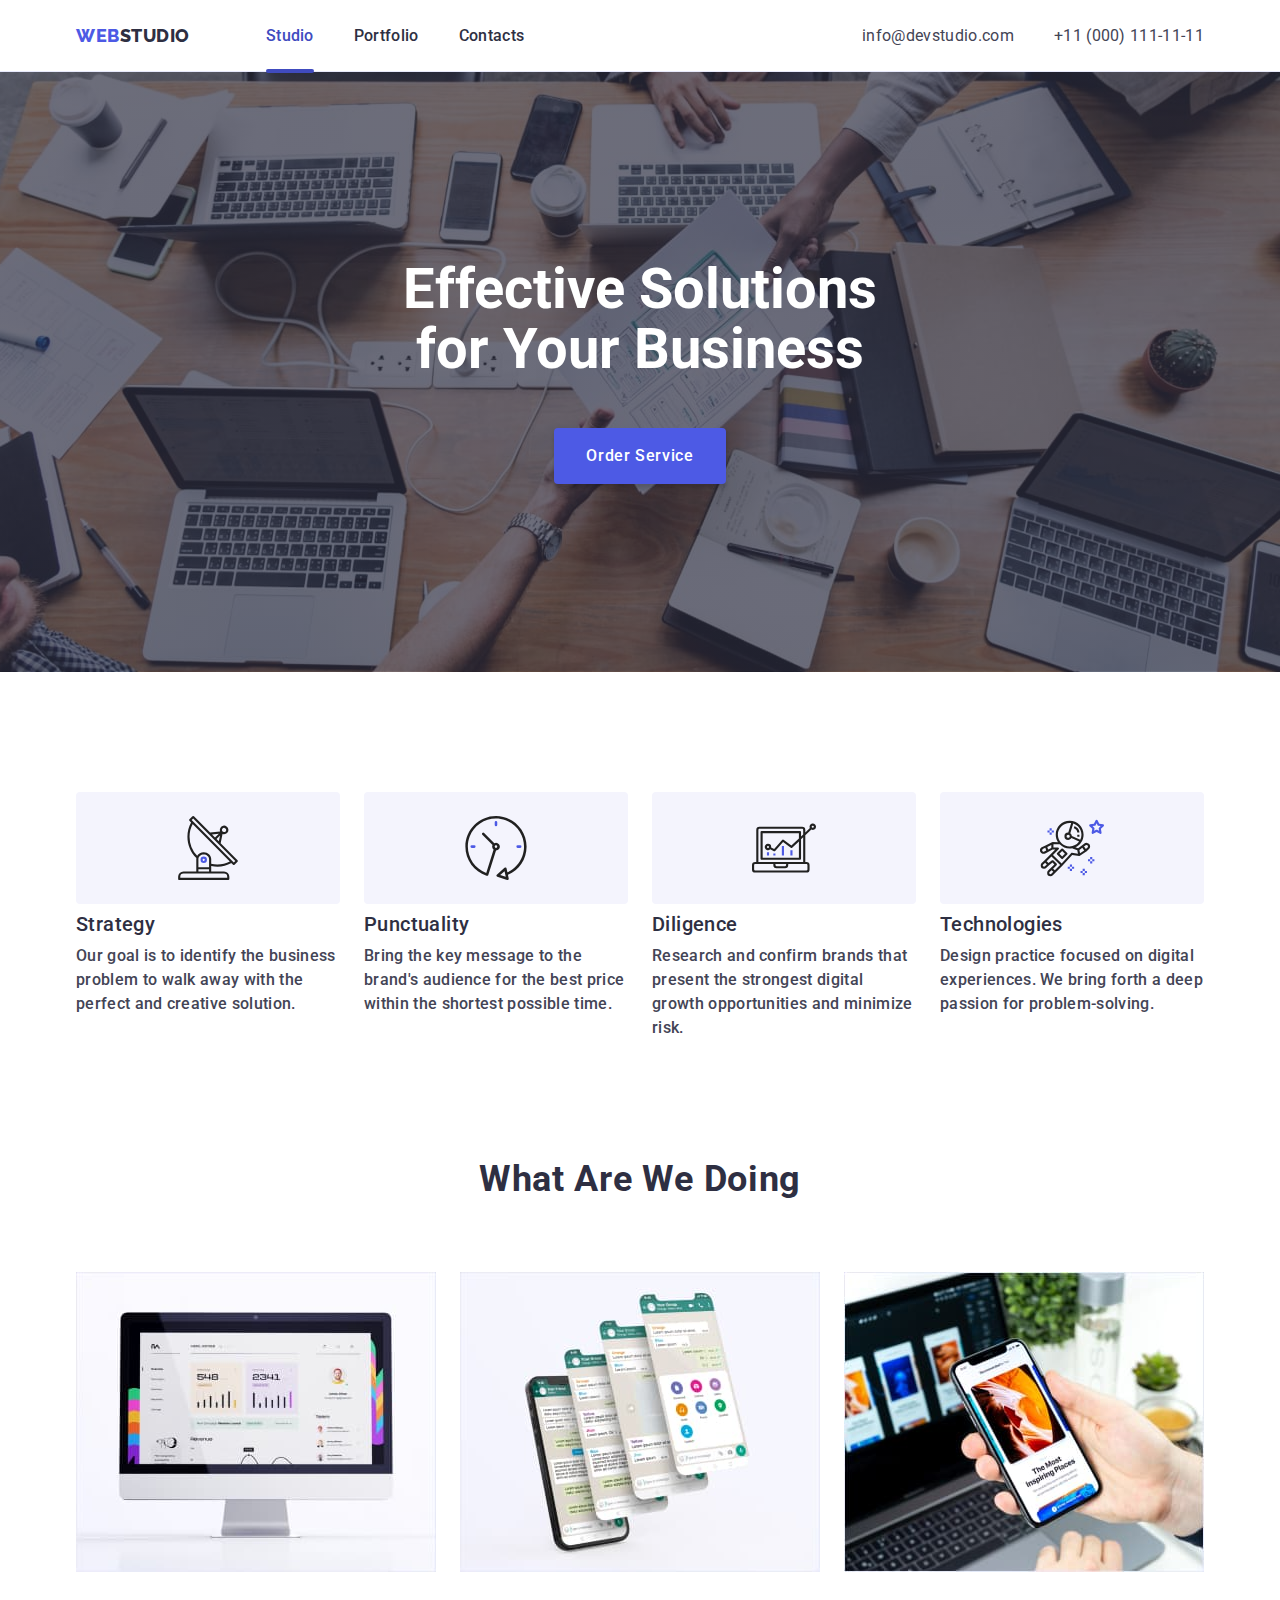
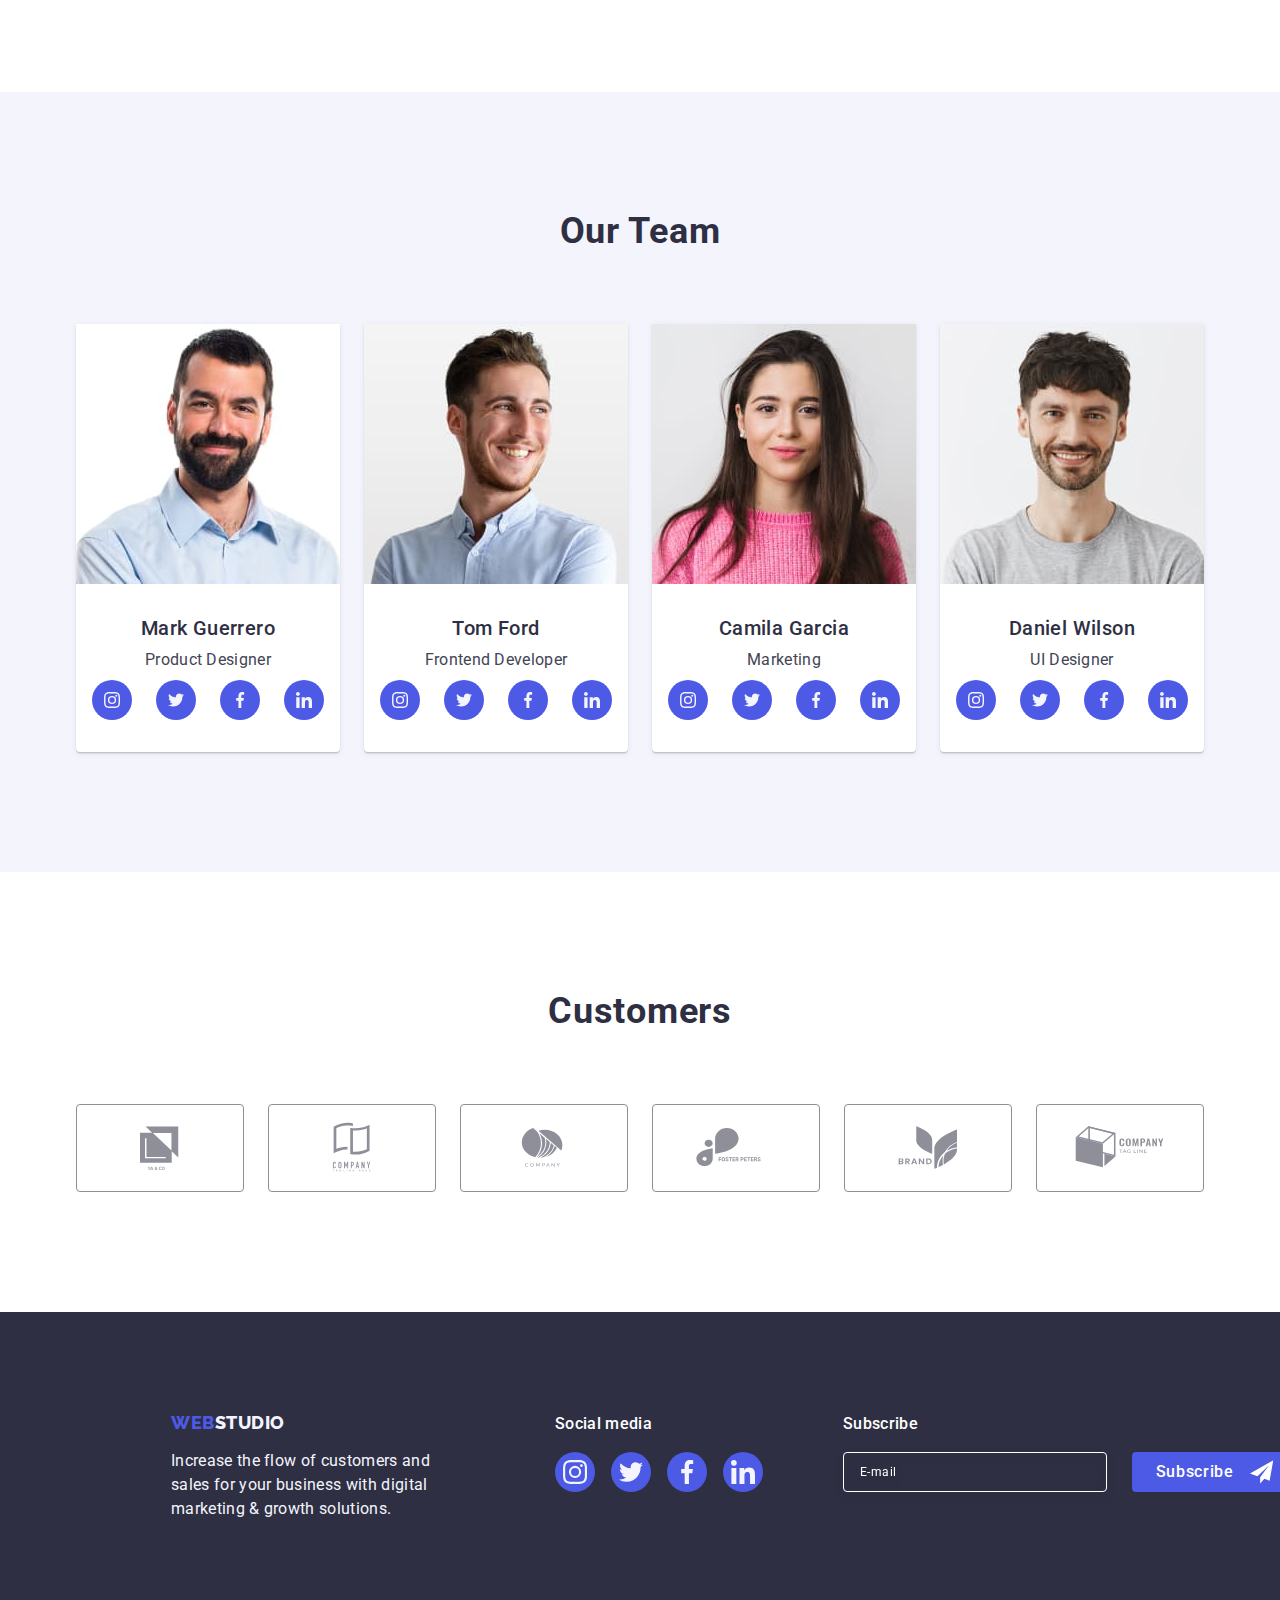
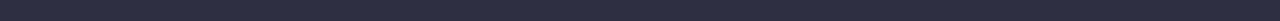
<file: index.html>
<!DOCTYPE html>
<html lang="en">
  <head>
    <meta charset="UTF-8" />
    <meta name="viewport" content="width=device-width, initial-scale=1.0" />
    <title>WebStudio</title>
    <link
      rel="stylesheet"
      href="https://cdn.jsdelivr.net/npm/modern-normalize@2.0.0/modern-normalize.min.css"
    />
    <link rel="preconnect" href="https://fonts.googleapis.com" />
    <link rel="preconnect" href="https://fonts.gstatic.com" crossorigin />
    <link
      href="https://fonts.googleapis.com/css2?family=Raleway:wght@800&family=Roboto:wght@400;500;700&display=swap"
      rel="stylesheet"
    />
    <link
      rel="stylesheet"
      href="https://cdnjs.cloudflare.com/ajax/libs/modern-normalize/2.0.0/modern-normalize.min.css"
      integrity="sha512-4xo8blKMVCiXpTaLzQSLSw3KFOVPWhm/TRtuPVc4WG6kUgjH6J03IBuG7JZPkcWMxJ5huwaBpOpnwYElP/m6wg=="
      crossorigin="anonymous"
      referrerpolicy="no-referrer"
    />
    <link href="./css/styles.css" rel="stylesheet" />
  </head>
  <body>
    <header class="header">
      <div class="header-lo container">
        <nav class="nav">
          <a class="logo link" href="./index.html"
            >Web<span class="logo2">Studio</span></a
          >
          <ul class="list second-list">
            <li class="header-nav-item">
              <a class="link second-link block" href="./index.html">Studio</a>
            </li>
            <li class="header-nav-item">
              <a class="link second-link" href="./portfolio.html">Portfolio</a>
            </li>
            <li class="header-nav-item">
              <a class="link second-link" href="">Contacts</a>
            </li>
          </ul>
        </nav>
        <address class="link-send">
          <ul class="list tel-items">
            <li class="header-contacts-item">
              <a class="link tel-list" href="mailto:info@devstudio.com"
                >info@devstudio.com</a
              >
            </li>
            <li class="header-contacts-item">
              <a class="link tel-list" href="tel:+110001111111"
                >+11 (000) 111-11-11</a
              >
            </li>
          </ul>
        </address>

        <button class="mobile-menu js-open-menu" type="button">
          <svg
            class="mobile-menu-icon"
            aria-label="mobile-menu-open"
            width="32"
            height="22"
            stroke="#2e2f42"
          >
            <use href="./images/icons.svg#mobile-menu-open"></use>
          </svg>
        </button>

        <div class="mobile-menu-container js-menu-container">
          <div class="mobile-wrapper">
            <button class="mobile-close js-close-menu" type="button">
              <svg
                class="mobile-menu-icon2"
                aria-label="mobile-menu-close"
                width="8"
                height="8"
              >
                <use href="./images/icons.svg#mobile-menu-close"></use>
              </svg>
            </button>
            <ul class="mobile-menu-list list">
              <li class="mobile-menu-item">
                <a class="mobile-nav current link" href="./index.html"
                  >Studio</a
                >
              </li>
              <li class="mobile-menu-item">
                <a class="mobile-nav link" href="./portfolio.html">Portfolio</a>
              </li>
              <li class="mobile-menu-item">
                <a class="mobile-nav link" href="">Contacts</a>
              </li>
            </ul>
            <address class="mobile-contacts">
              <ul class="mobile-contacts-list list">
                <li class="mobile-contacts-item">
                  <a class="mobile-menu-tel link" href="tel:+110001111111"
                    >+11 (000) 111-11-11</a
                  >
                </li>
                <li class="mobile-contacts-item">
                  <a
                    class="mobile-menu-mail link"
                    href="mailto:info@devstudio.com"
                    >info@devstudio.com</a
                  >
                </li>
              </ul>
            </address>
            <ul class="mobile-menu-social-list list">
              <li class="mobile-menu-social-item">
                <a class="mobile-menu-social-link link" href="">
                  <svg class="mobile-menu-social-icon" width="24" height="24">
                    <use href="./images/icons.svg#icon-instagram"></use>
                  </svg>
                </a>
              </li>
              <li class="mobile-menu-social-item">
                <a class="mobile-menu-social-link link" href="">
                  <svg class="mobile-menu-social-icon" width="24" height="24">
                    <use href="./images/icons.svg#icon-twitter"></use>
                  </svg>
                </a>
              </li>
              <li class="mobile-menu-social-item">
                <a class="mobile-menu-social-link link" href="">
                  <svg class="mobile-menu-social-icon" width="24" height="24">
                    <use href="./images/icons.svg#icon-facebook"></use>
                  </svg>
                </a>
              </li>
              <li class="mobile-menu-social-item">
                <a class="mobile-menu-social-link link" href="">
                  <svg class="mobile-menu-social-icon" width="24" height="24">
                    <use href="./images/icons.svg#icon-linkedin"></use>
                  </svg>
                </a>
              </li>
            </ul>
          </div>
        </div>
      </div>
    </header>

    <main>
      <section class="main-screen hero">
        <div class="container genneral-screen">
          <h1 class="genneral">Effective Solutions for Your Business</h1>
          <button class="genneral-button" type="button" data-modal-open>
            Order Service
          </button>
        </div>
      </section>

      <section class="two-section">
        <div class="container">
          <h2 class="visually" style="display: none">Benefits</h2>
          <ul class="list two-list">
            <li class="items-two">
              <div class="company_info">
                <svg
                  class="company_icon"
                  aria-label="antenna"
                  width="64"
                  height="64"
                >
                  <use href="./images/icons.svg#icon-antenna"></use>
                </svg>
              </div>
              <h3 class="title-item">Strategy</h3>
              <p class="title-article">
                Our goal is to identify the business problem to walk away with
                the perfect and creative solution.
              </p>
            </li>
            <li class="items-two">
              <div class="company_info">
                <svg
                  class="company_icon"
                  aria-label="clock"
                  width="64"
                  height="64"
                >
                  <use href="./images/icons.svg#icon-clock"></use>
                </svg>
              </div>
              <h3 class="title-item">Punctuality</h3>
              <p class="title-article">
                Bring the key message to the brand's audience for the best price
                within the shortest possible time.
              </p>
            </li>
            <li class="items-two">
              <div class="company_info">
                <svg
                  class="company_icon"
                  aria-label="diagram"
                  width="64"
                  height="64"
                >
                  <use href="./images/icons.svg#icon-diagram"></use>
                </svg>
              </div>
              <h3 class="title-item">Diligence</h3>
              <p class="title-article">
                Research and confirm brands that present the strongest digital
                growth opportunities and minimize risk.
              </p>
            </li>
            <li class="items-two">
              <div class="company_info">
                <svg
                  class="company_icon"
                  aria-label="astronaut"
                  width="64"
                  height="64"
                >
                  <use href="./images/icons.svg#icon-astronaut"></use>
                </svg>
              </div>
              <h3 class="title-item">Technologies</h3>
              <p class="title-article">
                Design practice focused on digital experiences. We bring forth a
                deep passion for problem-solving.
              </p>
            </li>
          </ul>
        </div>
      </section>

      <section class="three-section">
        <div class="container container-tittle">
          <h2 class="mini-title">What Are We Doing</h2>
          <ul class="list list-three">
            <li class="list-three-item">
              <img src="./images/rectangle1.jpg" alt="monitor" width="360" />
            </li>
            <li class="list-three-item">
              <img src="./images/rectangle2.jpg" alt="phone" width="360" />
            </li>
            <li class="list-three-item">
              <img
                src="./images/rectangle3.jpg"
                alt="applicetion"
                width="360"
              />
            </li>
          </ul>
        </div>
      </section>

      <section class="team">
        <div class="container container-tittle">
          <h2 class="mini-title">Our Team</h2>
          <ul class="list list-four">
            <li class="mini-list">
              <img
                class="team-image"
                srcset="./images/team/team-01-2x.jpg 2x"
                src="./images/team/team-01-1x.jpg"
                alt="photo Mark Guerrero"
                width="264"
              />
              <div class="team-container">
                <h3 class="our-people">Mark Guerrero</h3>
                <p class="hwo-they">Product Designer</p>

                <ul class="team-icons list">
                  <li class="footer-team-item">
                    <a href="" class="footer-team-link">
                      <svg
                        class="footer__icon"
                        aria-label="icon-instagram"
                        width="16"
                        height="16"
                      >
                        <use href="./images/icons.svg#icon-instagram"></use>
                      </svg>
                    </a>
                  </li>

                  <li class="footer-team-item">
                    <a href="" class="footer-team-link">
                      <svg
                        class="footer__icon"
                        aria-label="icon-twitter"
                        width="16"
                        height="16"
                      >
                        <use href="./images/icons.svg#icon-twitter"></use>
                      </svg>
                    </a>
                  </li>

                  <li class="footer-team-item">
                    <a href="" class="footer-team-link">
                      <svg
                        class="footer__icon"
                        aria-label="icon-facebook"
                        width="16"
                        height="16"
                      >
                        <use href="./images/icons.svg#icon-facebook"></use>
                      </svg>
                    </a>
                  </li>

                  <li class="footer-team-item">
                    <a href="" class="footer-team-link">
                      <svg
                        class="footer__icon"
                        aria-label="icon-linkedin"
                        width="16"
                        height="16"
                      >
                        <use href="./images/icons.svg#icon-linkedin"></use>
                      </svg>
                    </a>
                  </li>
                </ul>
              </div>
            </li>
            <li class="mini-list">
              <img
                class="team-image"
                srcset="./images/team/team-02-2x.jpg 2x"
                src="./images/team/team-02-1x.jpg"
                alt="photo Tom Ford"
                width="264"
              />
              <div class="team-container">
                <h3 class="our-people">Tom Ford</h3>
                <p class="hwo-they">Frontend Developer</p>

                <ul class="team-icons list">
                  <li class="footer-team-item">
                    <a href="" class="footer-team-link">
                      <svg
                        class="footer__icon"
                        aria-label="icon-instagram"
                        width="16"
                        height="16"
                      >
                        <use href="./images/icons.svg#icon-instagram"></use>
                      </svg>
                    </a>
                  </li>

                  <li class="footer-team-item">
                    <a href="" class="footer-team-link">
                      <svg
                        class="footer__icon"
                        aria-label="icon-twitter"
                        width="16"
                        height="16"
                      >
                        <use href="./images/icons.svg#icon-twitter"></use>
                      </svg>
                    </a>
                  </li>

                  <li class="footer-team-item">
                    <a href="" class="footer-team-link">
                      <svg
                        class="footer__icon"
                        aria-label="icon-facebook"
                        width="16"
                        height="16"
                      >
                        <use href="./images/icons.svg#icon-facebook"></use>
                      </svg>
                    </a>
                  </li>

                  <li class="footer-team-item">
                    <a href="" class="footer-team-link">
                      <svg
                        class="footer__icon"
                        aria-label="icon-linkedin"
                        width="16"
                        height="16"
                      >
                        <use href="./images/icons.svg#icon-linkedin"></use>
                      </svg>
                    </a>
                  </li>
                </ul>
              </div>
            </li>
            <li class="mini-list">
              <img
                class="team-image"
                srcset="./images/team/team-03-2x.jpg 2x"
                src="./images/team/team-03-1x.jpg"
                alt="photo Camila Garcia"
                width="264"
              />
              <div class="team-container">
                <h3 class="our-people">Camila Garcia</h3>
                <p class="hwo-they">Marketing</p>

                <ul class="team-icons list">
                  <li class="footer-team-item">
                    <a href="" class="footer-team-link">
                      <svg
                        class="footer__icon"
                        aria-label="icon-instagram"
                        width="16"
                        height="16"
                      >
                        <use href="./images/icons.svg#icon-instagram"></use>
                      </svg>
                    </a>
                  </li>

                  <li class="footer-team-item">
                    <a href="" class="footer-team-link">
                      <svg
                        class="footer__icon"
                        aria-label="icon-twitter"
                        width="16"
                        height="16"
                      >
                        <use href="./images/icons.svg#icon-twitter"></use>
                      </svg>
                    </a>
                  </li>

                  <li class="footer-team-item">
                    <a href="" class="footer-team-link">
                      <svg
                        class="footer__icon"
                        aria-label="icon-facebook"
                        width="16"
                        height="16"
                      >
                        <use href="./images/icons.svg#icon-facebook"></use>
                      </svg>
                    </a>
                  </li>

                  <li class="footer-team-item">
                    <a href="" class="footer-team-link">
                      <svg
                        class="footer__icon"
                        aria-label="icon-linkedin"
                        width="16"
                        height="16"
                      >
                        <use href="./images/icons.svg#icon-linkedin"></use>
                      </svg>
                    </a>
                  </li>
                </ul>
              </div>
            </li>
            <li class="mini-list">
              <img
                class="team-image"
                srcset="./images/team/team-04-2x.jpg 2x"
                src="./images/team/team-04-1x.jpg"
                alt="photo Daniel Wilson"
                width="264"
              />
              <div class="team-container">
                <h3 class="our-people">Daniel Wilson</h3>
                <p class="hwo-they">UI Designer</p>

                <ul class="team-icons list">
                  <li class="footer-team-item">
                    <a href="" class="footer-team-link">
                      <svg
                        class="footer__icon"
                        aria-label="icon-instagram"
                        width="16"
                        height="16"
                      >
                        <use href="./images/icons.svg#icon-instagram"></use>
                      </svg>
                    </a>
                  </li>

                  <li class="footer-team-item">
                    <a href="" class="footer-team-link">
                      <svg
                        class="footer__icon"
                        aria-label="icon-twitter"
                        width="16"
                        height="16"
                      >
                        <use href="./images/icons.svg#icon-twitter"></use>
                      </svg>
                    </a>
                  </li>

                  <li class="footer-team-item">
                    <a href="" class="footer-team-link">
                      <svg
                        class="footer__icon"
                        aria-label="icon-facebook"
                        width="16"
                        height="16"
                      >
                        <use href="./images/icons.svg#icon-facebook"></use>
                      </svg>
                    </a>
                  </li>

                  <li class="footer-team-item">
                    <a href="" class="footer-team-link">
                      <svg
                        class="footer__icon"
                        aria-label="icon-linkedin"
                        width="16"
                        height="16"
                      >
                        <use href="./images/icons.svg#icon-linkedin"></use>
                      </svg>
                    </a>
                  </li>
                </ul>
              </div>
            </li>
          </ul>
        </div>
      </section>

      <section class="customers">
        <div class="container">
          <h2 class="customers-title">Customers</h2>
          <ul class="customers-list list">
            <li class="customers-item">
              <a href="" class="customers-link"
                ><svg
                  class="customers-icon"
                  aria-label="customers-logo-1"
                  width="104"
                  height="56"
                >
                  <use href="./images/icons.svg#customers-logo-1"></use>
                </svg>
              </a>
            </li>

            <li class="customers-item">
              <a href="" class="customers-link"
                ><svg
                  class="customers-icon"
                  aria-label="customers-logo-2"
                  width="104"
                  height="56"
                >
                  <use href="./images/icons.svg#customers-logo-2"></use>
                </svg>
              </a>
            </li>

            <li class="customers-item">
              <a href="" class="customers-link"
                ><svg
                  class="customers-icon"
                  aria-label="customers-logo-3"
                  width="104"
                  height="56"
                >
                  <use href="./images/icons.svg#customers-logo-3"></use>
                </svg>
              </a>
            </li>

            <li class="customers-item">
              <a href="" class="customers-link"
                ><svg
                  class="customers-icon"
                  aria-label="customers-logo-4"
                  width="104"
                  height="56"
                >
                  <use href="./images/icons.svg#customers-logo-4"></use>
                </svg>
              </a>
            </li>

            <li class="customers-item">
              <a href="" class="customers-link"
                ><svg
                  class="customers-icon"
                  aria-label="customers-logo-5"
                  width="104"
                  height="56"
                >
                  <use href="./images/icons.svg#customers-logo-5"></use>
                </svg>
              </a>
            </li>

            <li class="customers-item">
              <a href="" class="customers-link"
                ><svg
                  class="customers-icon"
                  aria-label="customers-logo-6"
                  width="104"
                  height="56"
                >
                  <use href="./images/icons.svg#customers-logo-6"></use>
                </svg>
              </a>
            </li>
          </ul>
        </div>
      </section>
    </main>

    <footer class="footer">
      <div class="container container-tittle footer-container">
        <div class="foot-info">
          <a class="link footer-logo" href="./index.html"
            >Web<span class="logo-text footer-logo-text">Studio</span></a
          >
          <p class="info">
            Increase the flow of customers and sales for your business with
            digital marketing & growth solutions.
          </p>
        </div>

        <div class="footer-wrapper">
          <p class="footer-text">Social media</p>
          <ul class="footer-list">
            <li class="footer-icon-item">
              <a href="" class="footer-icon-link">
                <svg
                  class="footer-icon"
                  aria-label="icon-instagram"
                  width="24"
                  height="24"
                >
                  <use href="./images/icons.svg#icon-instagram"></use>
                </svg>
              </a>
            </li>
            <li class="footer-icon-item">
              <a href="" class="footer-icon-link">
                <svg
                  class="footer-icon"
                  aria-label="icon-twitter"
                  width="24"
                  height="24"
                >
                  <use href="./images/icons.svg#icon-twitter"></use>
                </svg>
              </a>
            </li>
            <li class="footer-icon-item">
              <a href="" class="footer-icon-link">
                <svg
                  class="footer-icon"
                  aria-label="icon-facebook"
                  width="24"
                  height="24"
                >
                  <use href="./images/icons.svg#icon-facebook"></use>
                </svg>
              </a>
            </li>
            <li class="footer-icon-item">
              <a href="" class="footer-icon-link">
                <svg
                  class="footer-icon"
                  aria-label="icon-linkedin"
                  width="24"
                  height="24"
                >
                  <use href="./images/icons.svg#icon-linkedin"></use>
                </svg>
              </a>
            </li>
          </ul>
        </div>
        <div class="footer-subscribe-wrapper">
          <p class="footer-subscribe-text">Subscribe</p>
          <form class="footer-subscribe-form">
            <label class="footer-subscribe-label">
              <input
                class="subscribe-input"
                type="email"
                name="email-field"
                placeholder="E-mail"
              />
            </label>
            <button
              type="submit"
              name="email-subscribe-button"
              class="subscribe-button"
            >
              Subscribe
              <svg
                class="subscribe-icon"
                aria-label="icon-send"
                width="24"
                height="24"
              >
                <use href="./images/icons.svg#icon-send"></use>
              </svg>
            </button>
          </form>
        </div>
      </div>
    </footer>

    <div class="backdrop is-hidden" data-modal>
      <div class="modal">
        <button class="modal-close" type="button" data-modal-close>
          <svg
            class="modal-icon-close"
            aria-label="icon-modal-close"
            width="8"
            height="8"
          >
            <use href="./images/icons.svg#icon-modal-close"></use>
          </svg>
        </button>

        <!--Modal content-->
        <p class="modal-title">Leave your contacts and we will call you back</p>

        <form class="form">
          <div class="modal-wrapper">
            <label class="form-label" for="user-name">Name</label>
            <div class="modal-table">
              <input
                class="form-input"
                type="text"
                name="user-name"
                id="user-name"
              />
              <svg
                class="modal-icon"
                aria-label="icon-person"
                width="18"
                height="24"
              >
                <use href="./images/icons.svg#icon-person"></use>
              </svg>
            </div>
          </div>

          <div class="modal-wrapper">
            <label class="form-label" for="phone-number">Phone</label>
            <div class="modal-table">
              <input
                class="form-input"
                type="text"
                name="phone-number"
                id="phone-number"
              />
              <svg
                class="modal-icon"
                aria-label="icon-phone"
                width="18"
                height="24"
              >
                <use href="./images/icons.svg#icon-phone"></use>
              </svg>
            </div>
          </div>

          <div class="modal-wrapper">
            <label class="form-label" for="user-email">Email</label>
            <div class="modal-table">
              <input
                class="form-input"
                type="text"
                name="user-email"
                id="user-email"
              />
              <svg
                class="modal-icon"
                aria-label="icon-email"
                width="18"
                height="24"
              >
                <use href="./images/icons.svg#icon-email"></use>
              </svg>
            </div>
          </div>

          <div class="text-wrapper-field">
            <label class="form-label" for="user-comment">Comment</label>
            <textarea
              class="text-field"
              name="user-comment"
              id="user-comment"
              placeholder="Text input"
            ></textarea>
          </div>

          <div class="modal-check-wrapper">
            <input
              class="modal-check visually visually-hidden"
              type="checkbox"
              name="user-privacy"
              id="user-privacy"
              value="true"
            /><label class="modal-check-text" for="user-privacy">
              <span class="modal-check-box">
                <svg
                  class="modal-icon-check"
                  aria-label="icon-check-white"
                  width="10"
                  height="8"
                >
                  <use href="./images/icons.svg#icon-check-white"></use>
                </svg> </span
              >I accept the terms and conditions of the
              <a class="modal-link-text" href="">Privacy Policy</a></label
            >
          </div>

          <button class="modal-button-submit" type="submit">Send</button>
        </form>
      </div>
    </div>

    <script src="./js/modal.js"></script>
    <script src="./js/mobile-menu.js"></script>
  </body>
</html>
</file>
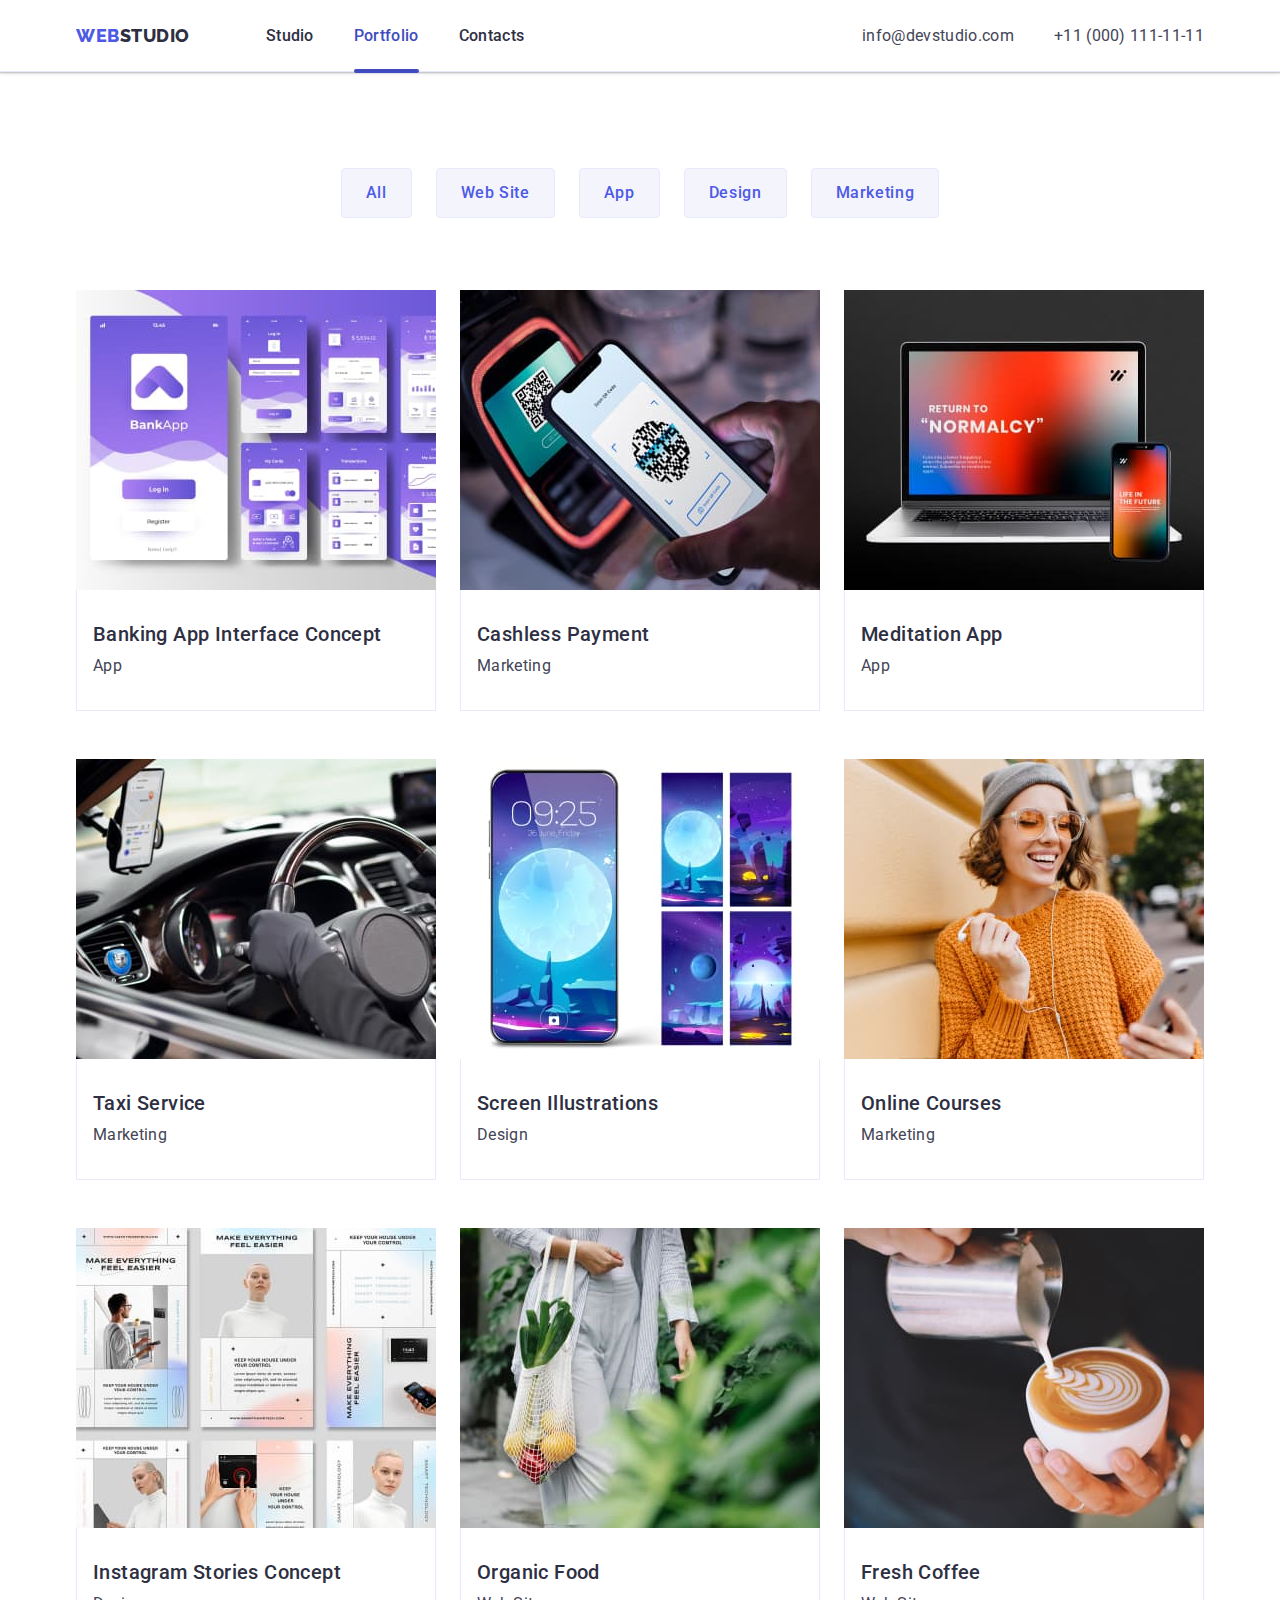
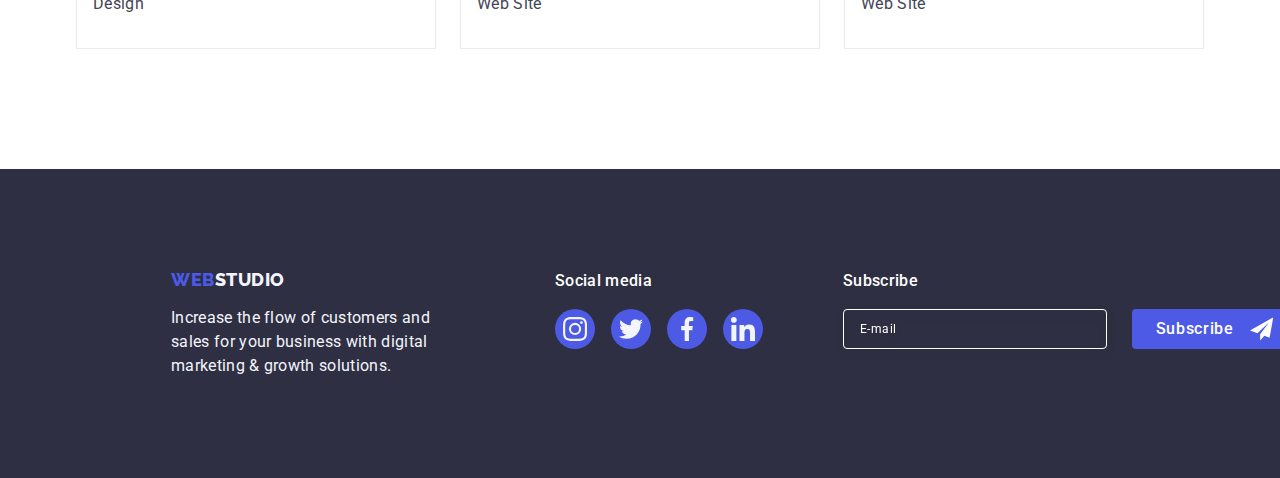
<file: portfolio.html>
<!DOCTYPE html>
<html lang="en">
  <head>
    <meta charset="UTF-8" />
    <meta name="viewport" content="width=device-width, initial-scale=1.0" />
    <title>WebStudio</title>
    <link
      rel="stylesheet"
      href="https://cdn.jsdelivr.net/npm/modern-normalize@2.0.0/modern-normalize.min.css"
    />

    <link rel="preconnect" href="https://fonts.googleapis.com" />
    <link rel="preconnect" href="https://fonts.gstatic.com" crossorigin />
    <link
      href="https://fonts.googleapis.com/css2?family=Raleway:wght@800&family=Roboto:wght@400;500;700&display=swap"
      rel="stylesheet"
    />
    <link
      rel="stylesheet"
      href="https://cdnjs.cloudflare.com/ajax/libs/modern-normalize/2.0.0/modern-normalize.min.css"
      integrity="sha512-4xo8blKMVCiXpTaLzQSLSw3KFOVPWhm/TRtuPVc4WG6kUgjH6J03IBuG7JZPkcWMxJ5huwaBpOpnwYElP/m6wg=="
      crossorigin="anonymous"
      referrerpolicy="no-referrer"
    />
    <link href="./css/styles.css" rel="stylesheet" />
  </head>
  <body>
    <header class="header">
      <div class="header-lo container">
        <nav class="nav">
          <a class="logo link" href="./index.html"
            >Web<span class="logo2">Studio</span></a
          >
          <ul class="list second-list">
            <li>
              <a class="link second-link" href="./index.html">Studio</a>
            </li>
            <li>
              <a class="link second-link block" href="./portfolio.html"
                >Portfolio</a
              >
            </li>
            <li><a class="link second-link" href="">Contacts</a></li>
          </ul>
        </nav>
        <address class="link-send">
          <ul class="list tel-items">
            <li>
              <a class="link tel-list" href="mailto:info@devstudio.com"
                >info@devstudio.com</a
              >
            </li>
            <li>
              <a class="link tel-list" href="tel:+110001111111"
                >+11 (000) 111-11-11</a
              >
            </li>
          </ul>
        </address>
      </div>
    </header>

    <main class="main-two">
      <section class="section-main">
        <div class="container container-tittle">
          <h1 class="visually" style="display: none">Menu</h1>
          <ul class="list btn-menu">
            <li>
              <button class="menu" type="button">All</button>
            </li>

            <li>
              <button class="menu" type="button">Web Site</button>
            </li>

            <li>
              <button class="menu" type="button">App</button>
            </li>

            <li>
              <button class="menu" type="button">Design</button>
            </li>

            <li>
              <button class="menu" type="button">Marketing</button>
            </li>
          </ul>

          <ul class="list card">
            <li class="items-card">
              <a class="card-link link" href=""
                ><div class="overley-wrapper">
                  <img
                    src="./images/img1.jpg"
                    alt="Banking App Interface Concept"
                    width="360"
                  />
                  <p class="overley-text">
                    14 Stylish and User-Friendly App Design Concepts · Task
                    Manager App · Calorie Tracker App · Exotic Fruit Ecommerce
                    App · Cloud Storage App
                  </p>
                </div>
                <div class="card-info">
                  <h2 class="our-company">Banking App Interface Concept</h2>
                  <p class="hwo-product">App</p>
                </div></a
              >
            </li>

            <li class="items-card">
              <a class="card-link link" href=""
                ><div class="overley-wrapper">
                  <img
                    src="./images/img2.jpg"
                    alt="Banking App Interface Concept"
                    width="360"
                  />
                  <p class="overley-text">
                    14 Stylish and User-Friendly App Design Concepts · Task
                    Manager App · Calorie Tracker App · Exotic Fruit Ecommerce
                    App · Cloud Storage App
                  </p>
                </div>
                <div class="card-info">
                  <h2 class="our-company">Cashless Payment</h2>
                  <p class="hwo-product">Marketing</p>
                </div></a
              >
            </li>

            <li class="items-card">
              <a class="card-link link" href=""
                ><div class="overley-wrapper">
                  <img
                    src="./images/img3.jpg"
                    alt="Banking App Interface Concept"
                    width="360"
                  />
                  <p class="overley-text">
                    14 Stylish and User-Friendly App Design Concepts · Task
                    Manager App · Calorie Tracker App · Exotic Fruit Ecommerce
                    App · Cloud Storage App
                  </p>
                </div>
                <div class="card-info">
                  <h2 class="our-company">Meditation App</h2>
                  <p class="hwo-product">App</p>
                </div></a
              >
            </li>

            <li class="items-card">
              <a class="card-link link" href=""
                ><div class="overley-wrapper">
                  <img
                    src="./images/img4.jpg"
                    alt="Banking App Interface Concept"
                    width="360"
                  />
                  <p class="overley-text">
                    14 Stylish and User-Friendly App Design Concepts · Task
                    Manager App · Calorie Tracker App · Exotic Fruit Ecommerce
                    App · Cloud Storage App
                  </p>
                </div>
                <div class="card-info">
                  <h2 class="our-company">Taxi Service</h2>
                  <p class="hwo-product">Marketing</p>
                </div></a
              >
            </li>

            <li class="items-card">
              <a class="card-link link" href=""
                ><div class="overley-wrapper">
                  <img
                    src="./images/img5.jpg"
                    alt="Banking App Interface Concept"
                    width="360"
                  />
                  <p class="overley-text">
                    14 Stylish and User-Friendly App Design Concepts · Task
                    Manager App · Calorie Tracker App · Exotic Fruit Ecommerce
                    App · Cloud Storage App
                  </p>
                </div>
                <div class="card-info">
                  <h2 class="our-company">Screen Illustrations</h2>
                  <p class="hwo-product">Design</p>
                </div></a
              >
            </li>

            <li class="items-card">
              <a class="card-link link" href=""
                ><div class="overley-wrapper">
                  <img
                    src="./images/img6.jpg"
                    alt="Banking App Interface Concept"
                    width="360"
                  />
                  <p class="overley-text">
                    14 Stylish and User-Friendly App Design Concepts · Task
                    Manager App · Calorie Tracker App · Exotic Fruit Ecommerce
                    App · Cloud Storage App
                  </p>
                </div>
                <div class="card-info">
                  <h2 class="our-company">Online Courses</h2>
                  <p class="hwo-product">Marketing</p>
                </div></a
              >
            </li>

            <li class="items-card">
              <a class="card-link link" href=""
                ><div class="overley-wrapper">
                  <img
                    src="./images/img7.jpg"
                    alt="Banking App Interface Concept"
                    width="360"
                  />
                  <p class="overley-text">
                    14 Stylish and User-Friendly App Design Concepts · Task
                    Manager App · Calorie Tracker App · Exotic Fruit Ecommerce
                    App · Cloud Storage App
                  </p>
                </div>
                <div class="card-info">
                  <h2 class="our-company">Instagram Stories Concept</h2>
                  <p class="hwo-product">Design</p>
                </div></a
              >
            </li>

            <li class="items-card">
              <a class="card-link link" href=""
                ><div class="overley-wrapper">
                  <img
                    src="./images/img8.jpg"
                    alt="Banking App Interface Concept"
                    width="360"
                  />
                  <p class="overley-text">
                    14 Stylish and User-Friendly App Design Concepts · Task
                    Manager App · Calorie Tracker App · Exotic Fruit Ecommerce
                    App · Cloud Storage App
                  </p>
                </div>
                <div class="card-info">
                  <h2 class="our-company">Organic Food</h2>
                  <p class="hwo-product">Web Site</p>
                </div></a
              >
            </li>

            <li class="items-card">
              <a class="card-link link" href=""
                ><div class="overley-wrapper">
                  <img
                    src="./images/img9.jpg"
                    alt="Banking App Interface Concept"
                    width="360"
                  />
                  <p class="overley-text">
                    14 Stylish and User-Friendly App Design Concepts · Task
                    Manager App · Calorie Tracker App · Exotic Fruit Ecommerce
                    App · Cloud Storage App
                  </p>
                </div>
                <div class="card-info">
                  <h2 class="our-company">Fresh Coffee</h2>
                  <p class="hwo-product">Web Site</p>
                </div></a
              >
            </li>
          </ul>
        </div>
      </section>
    </main>

    <footer class="footer">
      <div class="container container-tittle footer-container">
        <div class="foot-info">
          <a class="link footer-logo" href="./index.html"
            >Web<span class="logo-text footer-logo-text">Studio</span></a
          >
          <p class="info">
            Increase the flow of customers and sales for your business with
            digital marketing & growth solutions.
          </p>
        </div>

        <div class="footer-wrapper">
          <p class="footer-text">Social media</p>
          <ul class="footer-list">
            <li class="footer-icon-item">
              <a href="" class="footer-icon-link">
                <svg
                  class="footer-icon"
                  aria-label="icon-instagram"
                  width="24"
                  height="24"
                >
                  <use href="./images/icons.svg#icon-instagram"></use>
                </svg>
              </a>
            </li>
            <li class="footer-icon-item">
              <a href="" class="footer-icon-link">
                <svg
                  class="footer-icon"
                  aria-label="icon-twitter"
                  width="24"
                  height="24"
                >
                  <use href="./images/icons.svg#icon-twitter"></use>
                </svg>
              </a>
            </li>
            <li class="footer-icon-item">
              <a href="" class="footer-icon-link">
                <svg
                  class="footer-icon"
                  aria-label="icon-facebook"
                  width="24"
                  height="24"
                >
                  <use href="./images/icons.svg#icon-facebook"></use>
                </svg>
              </a>
            </li>
            <li class="footer-icon-item">
              <a href="" class="footer-icon-link">
                <svg
                  class="footer-icon"
                  aria-label="icon-linkedin"
                  width="24"
                  height="24"
                >
                  <use href="./images/icons.svg#icon-linkedin"></use>
                </svg>
              </a>
            </li>
          </ul>
        </div>
        <div class="footer-subscribe-wrapper">
          <p class="footer-subscribe-text">Subscribe</p>
          <form class="footer-subscribe-form">
            <label class="footer-subscribe-label">
              <input
                class="subscribe-input"
                type="email"
                name="email-field"
                placeholder="E-mail"
              />
            </label>
            <button
              type="submit"
              name="email-subscribe-button"
              class="subscribe-button"
            >
              Subscribe
              <svg
                class="subscribe-icon"
                aria-label="icon-send"
                width="24"
                height="24"
              >
                <use href="./images/icons.svg#icon-send"></use>
              </svg>
            </button>
          </form>
        </div>
      </div>
    </footer>
  </body>
</html>
</file>
<file: css/styles.css>
:root {
  --logo-color: #4d5ae5;
  --litext-color: #434455;
}

img {
  display: block;
}

body {
  color: #434455;
  background-color: #ffffff;
  font-family: 'Roboto', sans-serif;
  font-size: 16px;
  font-weight: 500;
  font-style: normal;
  text-transform: none;
  text-decoration: none;
}

/* Глобальне скидання стилів */
h1,
h2,
h3,
h4,
h5,
h6,
p {
  margin-top: 0;
  margin-bottom: 0;
}
ul {
  margin-top: 0;
  margin-bottom: 0;
  padding-left: 0;
}

/*-----Mobile header-----*/

@media screen and (min-width: 768px) {
  .mobile-menu {
    display: none;
  }
}

.mobile-menu {
  padding: 24px 0;
  line-height: 0;
  background-color: transparent;
  border: none;
  margin-left: auto;
  color: #4d5ae5;
}

.mobile-menu-icon {
  fill: #2e2f42;
}

.mobile-menu-container {
  position: fixed;
  top: 0;
  left: 0;
  width: 100vw;
  height: 100vh;
  background-color: #ffffff;
  z-index: 999;
  transform: translateX(100%);
  transition: transform 250ms cubic-bezier(0.4, 0, 0.2, 1);
}

.mobile-menu-container.is-open {
  visibility: visible;
  pointer-events: auto;
  transform: translateX(0);
}

@media screen and (max-width: 767px) {
  .mobile-wrapper {
    max-width: 428px;
  }
}

.mobile-menu-tel {
  font-style: normal;
  font-weight: 700;
  font-size: 32px;
  line-height: 1.11;
  letter-spacing: 0.02em;
  text-transform: capitalize;
  color: #4d5ae5;
}

@media screen and (max-width: 427px) {
  .mobile-menu-tel {
    font-size: 24px;
  }
}

.mobile-wrapper {
  position: relative;
  height: 100%;
  display: flex;
  flex-direction: column;
  padding: 80px 40px 40px 40px;
  margin-left: auto;
  margin-right: auto;
  overflow: auto;
}

.mobile-close {
  position: absolute;
  top: 24px;
  right: 24px;
  width: 24px;
  height: 24px;
  border-radius: 50%;
  display: flex;
  align-items: center;
  justify-content: center;
  padding: 0;
  background: transparent;
  border: 1px solid rgba(0, 0, 0, 0.1);
  cursor: pointer;
  transition: background-color 250ms cubic-bezier(0.4, 0, 0.2, 1),
    border 250ms cubic-bezier(0.4, 0, 0.2, 1);
}

.mobile-close:hover,
.mobile-close:focus {
  background-color: #404bbf;
  border: none;
  fill: #ffffff;
}

.mobile-menu-icon2 {
  transition: fill 250ms cubic-bezier(0.4, 0, 0.2, 1);
}

.mobile-menu-item:not(:last-child) {
  margin-bottom: 40px;
}

.mobile-menu:hover,
.mobile-menu:focus {
  background-color: #404bbf;
  border: none;
  fill: #ffffff;
}

.mobile-nav {
  font-weight: 700;
  font-size: 36px;
  line-height: 1.11;
  letter-spacing: 0.02em;
  color: #2e2f42;
  transition: color 250ms cubic-bezier(0.4, 0, 0.2, 1);
}

.mobile-nav:hover,
.mobile-nav:focus {
  color: #404bbf;
}

.mobile-nav.current {
  color: #404bbf;
}

.mobile-contacts {
  margin-top: auto;
  margin-bottom: 40px;
}

.mobile-contacts-item:last-child {
  margin-top: 40px;
}

.mobile-contacts-tel {
  font-style: normal;
  font-weight: 700;
  font-size: 32px;
  line-height: 1.11;
  letter-spacing: 0.02em;
  text-transform: capitalize;
  color: #4d5ae5;
}

.mobile-contacts-mail {
  font-style: normal;
  font-weight: 500;
  font-size: 20px;
  line-height: 1.2;
  letter-spacing: 0.02em;
  color: #434455;
}

.mobile-menu-social-list {
  display: flex;
  justify-content: start;
  gap: 56px;
}

.mobile-menu-social-item {
  width: 40px;
  height: 40px;
}

.mobile-menu-social-icon {
  fill: #f4f4fd;
}

.mobile-menu-mail {
  font-style: normal;
  font-weight: 500;
  font-size: 20px;
  line-height: 1.2;
  letter-spacing: 0.02em;
  color: #434455;
}

.mobile-menu-social-link {
  width: 100%;
  height: 100%;
  background-color: #4d5ae5;
  border-radius: 50%;
  display: flex;
  justify-content: center;
  align-items: center;
  transition: background-color 250ms cubic-bezier(0.4, 0, 0.2, 1);
}

.mobile-menu-social-link:focus {
  background-color: #404bbf;
}

@media screen and (max-width: 427px) {
  .mobile-menu-social-list {
    gap: calc((100% - 160px) / 4);
  }

  .mobile-menu-contacts-tel {
    font-size: 24px;
  }
}

/*------ -----*/

.second-link {
  color: #2e2f42;
  font-weight: 500;
  font-size: 16px;
  line-height: 1.5;
  padding-top: 24px;
  padding-bottom: 24px;
  position: relative;
  display: block;
  transition: color 250ms cubic-bezier(0.4, 0, 0.2, 1);
}

.second-link.block {
  color: #404bbf;
}

.second-link.block::after {
  content: '';
  display: block;
  width: 100%;
  height: 4px;
  border-radius: 2px;
  background-color: #404bbf;
  position: absolute;
  bottom: -1px;
  left: 0;
}

.second-link:hover,
.second-link:focus {
  color: #404bbf;
}

/* --------- */

/* --------- */

/* --------- */

.two-section {
  padding: 96px 0;
}
.two-list {
  display: flex;
  flex-wrap: wrap;
  gap: 72px 24px;
}
.items-two {
  max-width: 396px;
  align-items: center;
}

@media screen and (min-width: 768px) {
  .two-section {
    display: flex;
    justify-content: center;
  }

  .items-two {
    flex-basis: calc((100% - 1 * 24px) / 2);
  }
}
@media screen and (min-width: 1158px) {
  .two-section {
    padding: 120px 0;
  }

  .items-two {
    flex-basis: calc((100% - 3 * 24px) / 4);
  }
  .title-item {
    font-size: 20px;
    font-weight: 500;
    line-height: 1.2;
    letter-spacing: 0.4px;
  }
  .title-article {
    font-weight: 400;
  }
}
@media screen and (max-width: 1158px) {
  .company_info {
    display: none;
  }
}

/* --------- */

@media screen and (min-width: 1158px) {
  .second-list {
  }
}

@media screen and (min-width: 767px) {
  .second-list {
    display: flex;
    gap: 40px;
    justify-content: center;
  }
  .tel-items {
    display: flex;
    gap: 40px;
  }
}

.items-two {
  max-width: 396px;
  align-items: center;
}

.tel-items {
  display: flex;
  gap: 12px;
  flex-direction: column;
}

.tel-link:last-child {
  margin-right: 0;
}

.header {
  border-bottom: 1px solid #e7e9fc;
  box-shadow: 0px 2px 1px rgba(46, 47, 66, 0.08),
    0px 1px 1px rgba(46, 47, 66, 0.16), 0px 1px 6px rgba(46, 47, 66, 0.08);
  max-height: 72px;
}

.header-lo {
  display: flex;
  align-items: center;
}

@media screen and (min-width: 1158px) {
  .header-lo {
    display: flex;
    align-items: flex-start;
  }
}

@media screen and (min-width: 1158px) {
  .header-contacts-item {
    display: flex;
  }
}

.nav {
  display: flex;
  font-family: 'Roboto';
  align-items: center;
}

.container {
  min-width: 320px;
  padding-left: 16px;
  padding-right: 16px;
  margin: 0 auto;
}

@media screen and (min-width: 428px) {
  .container {
    width: 428px;
  }
}

@media screen and (min-width: 768px) {
  .container {
    width: 768px;
  }
}

@media screen and (min-width: 1158px) {
  .container {
    width: 1158px;
    padding: 0 15px;
  }
}

.container-tittle {
  margin: 0 auto;
  padding: 0 15px;
  display: block;
}

.footer-container {
  display: flex;
  align-items: baseline;
}

.foot-info {
  display: block;
}

nav > .link {
  color: var(--logo-color);
  font-family: 'Raleway', sans-serif;
  font-size: 18px;
  text-transform: uppercase;
  font-weight: 800;
  letter-spacing: 0.03em;
  line-height: 1.17;
}

li > .link {
  letter-spacing: 0.02em;
}

ul > .link {
  color: var(--litext-color);
  font-style: normal;
}

nav .list .link {
  text-decoration: none;
  font-style: normal;
  font-weight: 500;
  line-height: 1.5;
  letter-spacing: 0.02em;
}

.link-send {
  font-family: 'Roboto';
  font-size: 16px;
  font-style: normal;
  font-weight: 400;
  letter-spacing: 0.32px;
  margin-left: auto;
}

.tel-list {
  font-weight: 400;
  font-size: 16px;
  line-height: 1.5;
  display: inline-block;
  transition: color 250ms cubic-bezier(0.4, 0, 0.2, 1);
}

@media screen and (max-width: 767px) {
  .link-send {
    display: none;
  }
}

@media screen and (min-width: 1158px) {
  .tel-items {
    padding-top: 24px;
    padding-bottom: 24px;
    display: flex;
    flex-direction: row;
    gap: 40px;
  }
}

@media screen and (min-width: 1157px) {
  .mobile-contacts-list {
    padding-top: 24px;
    padding-bottom: 24px;
    display: flex;
    gap: 40px;
  }
}

@media screen and (min-width: 768px) {
  .tel-list {
    color: #434455;
    font-weight: 400;
    font-size: 12px;
    line-height: 1.17;
    letter-spacing: 0.04em;
    transition: color 250ms cubic-bezier(0.4, 0, 0.2, 1);
  }
}

@media screen and (min-width: 1158px) {
  .tel-list {
    font-size: 16px;
    line-height: 1.5;
    display: inline-block;
  }
}

.tel-list:hover,
.tel-list:focus {
  color: #404bbf;
}

.tel-list:last-child {
  margin-right: 0;
}

ul > .link:hover,
ul > .link:focus {
  color: #404bbf;
}

li > .link:hover,
li > .link:focus {
  color: #404bbf;
}

.logo {
  color: var(--logo-color);
  font-family: 'Raleway', sans-serif;
  font-weight: 800;
  font-size: 18px;
  line-height: 1.17;
  letter-spacing: 0.03em;
  text-transform: uppercase;
  display: inline-block;
  margin-right: 76px;
}

.logo2 {
  color: #2e2f42;
  line-height: 1.6;
}

ul,
ol {
  list-style-type: none;
}

.list {
  list-style: none;
  color: #4f5543;
}

.second-list:last-child {
  margin-right: 0;
}

.second-list {
  display: flex;
  gap: 40px;
}

@media screen and (max-width: 767px) {
  .second-list {
    display: none;
  }
}

@media screen and (max-width: 1157px) {
  .three-section {
    display: none;
  }
}

.link {
  text-decoration: none;
}

/* main screen*/

.hero {
  background-color: #2e2f42;
}

@media screen and (max-width: 1157px) {
  .hero {
    padding: 112px 0;
  }
}

@media screen and (min-width: 1158px) {
  .hero {
    padding: 188px 0;
  }
}

.main-screen {
  width: 100%;
  background-position: center;
  background-repeat: no-repeat;
  background-size: cover;
  background-image: linear-gradient(
      rgba(46, 47, 66, 0.7),
      rgba(46, 47, 66, 0.7)
    ),
    url('../images/hero/hero-mobile-1x.jpg');
}

@media (min-device-pixel-ratio: 2),
  (min-resolution: 192dpi),
  (min-resolution: 2dppx) {
  .main-screen {
    background-image: linear-gradient(
        rgba(46, 47, 66, 0.7),
        rgba(46, 47, 66, 0.7)
      ),
      url('../images/hero/hero-mobile-2x.jpg');
  }
}

@media screen and (min-width: 768px) {
  .main-screen {
    width: 100%;
    background-image: linear-gradient(
        rgba(46, 47, 66, 0.7),
        rgba(46, 47, 66, 0.7)
      ),
      url('../images/hero/hero-tablet-1x.jpg');
  }

  @media (min-device-pixel-ratio: 2),
    (min-resolution: 192dpi),
    (min-resolution: 2dppx) {
    .main-screen {
      background-image: linear-gradient(
          rgba(46, 47, 66, 0.7),
          rgba(46, 47, 66, 0.7)
        ),
        url('../images/hero/hero-tablet-2x.jpg');
    }
  }
}

@media screen and (min-width: 1158px) {
  .main-screen {
    width: 100%;
    background-image: linear-gradient(
        rgba(46, 47, 66, 0.7),
        rgba(46, 47, 66, 0.7)
      ),
      url('../images/hero/hero-desktop-1x.jpg');
  }
  @media (min-device-pixel-ratio: 2),
    (min-resolution: 192dpi),
    (min-resolution: 2dppx) {
    .main-screen {
      background-image: linear-gradient(
          rgba(46, 47, 66, 0.7),
          rgba(46, 47, 66, 0.7)
        ),
        url('../images/hero/hero-desktop-2x.jpg');
    }
  }
}

.genneral {
  color: #ffffff;
  font-weight: 700;
  font-size: 36px;
  line-height: 1.11;
  max-width: 320px;
  text-align: center;
  margin: 0 auto 72px;
}

@media screen and (min-width: 768px) {
  .genneral {
    font-size: 56px;
    line-height: 1.07;
    max-width: 496px;
    margin: 0 auto 36px;
  }
}

@media screen and (min-width: 1158px) {
  .genneral {
    margin: 0 auto 48px;
  }
}

.genneral-button {
  color: #ffffff;
  background-color: #4d5ae5;
  font-family: 'Roboto', sans-serif;
  font-weight: 500;
  font-size: 16px;
  line-height: 1.5;
  letter-spacing: 0.04em;
  cursor: pointer;
  border-radius: 4px;
  padding: 16px 32px 16px 32px;
  border: none;
  box-shadow: 0px 4px 4px 0px rgba(0, 0, 0, 0.15);
  display: block;
  margin: 0 auto;
  min-width: 169px;
  transition: background-color 250ms cubic-bezier(0.4, 0, 0.2, 1);
}

.genneral-button:hover,
.genneral-button:focus {
  background-color: #404bbf;
  box-shadow: 0px 4px 4px 0px rgba(0, 0, 0, 0.15);
}

/* ---------*/

.list .mini-list {
  background-color: #ffffff;
  color: #434455;
}

.title-item {
  color: #2e2f42;
  text-align: center;
  font-weight: 700;
  font-size: 36px;
  line-height: 1.11;
  margin-bottom: 8px;
}

@media screen and (min-width: 1158px) {
  .title-item {
    font-weight: 500;
    font-size: 20px;
    line-height: 1.2;
  }
}

@media screen and (min-width: 768px) {
  .title-item {
    text-align: start;
  }
}

.three-section {
  padding-bottom: 120px;
}

.list-three {
  display: flex;
  gap: 24px;
}

.list-three-item {
  width: calc((100% - 48px) / 3);
}

.company_info {
  display: flex;
  align-items: center;
  justify-content: center;
  height: 112px;
  border-radius: 4px;
  background-color: #f4f4fd;
  margin-bottom: 8px;
}

@media screen and (max-width: 1157px) {
  .company_info {
    display: none;
  }
}

@media screen and (max-width: 767px) {
  .two-list {
    display: flex;
    flex-direction: column;
    gap: 72px;
  }
}

.two-list:last-child {
  margin-right: 0;
}

.visually {
  position: absolute;
  width: 1px;
  height: 1px;
  margin: -1px;
  border: 0;
  padding: 0;
  white-space: nowrap;
  clip-path: inset(100%);
  clip: rect(0 0 0 0);
  overflow: hidden;
}

.btn-menu {
  display: flex;
  gap: 24px;
  justify-content: center;
  margin-bottom: 72px;
}

.title-article {
  color: #434455;
  font-size: 16px;
  font-style: normal;
  line-height: 1.5;
  letter-spacing: 0.02em;
  font-weight: 500;
}

.mini-title {
  color: #2e2f42;
  text-align: center;
  font-size: 36px;
  font-style: normal;
  font-weight: 700;
  line-height: 1.11;
  letter-spacing: 0.02em;
  text-transform: capitalize;
  margin-bottom: 72px;
}

.team {
  background-color: #f4f4fd;
}

@media screen and (max-width: 1157px) {
  .team {
    padding: 96px 0;
  }
}

@media screen and (min-width: 1158px) {
  .team {
    padding: 120px 0;
  }
}

.list-four {
  display: flex;
  flex-direction: column;
  justify-content: center;
  align-items: center;
  gap: 72px;
}

@media screen and (min-width: 768px) {
  .list-four {
    display: flex;
    flex-direction: row;
    flex-wrap: wrap;
    row-gap: 64px;
    column-gap: 24px;
  }
}

@media screen and (min-width: 1158px) {
  .list-four {
    flex-wrap: nowrap;
    gap: 24px;
  }
}

.mini-list {
  background-color: #ffffff;
  box-shadow: 0px 2px 1px 0px rgba(46, 47, 66, 0.08),
    0px 1px 1px 0px rgba(46, 47, 66, 0.16),
    0px 1px 6px 0px rgba(46, 47, 66, 0.08);
  border-radius: 0px 0px 4px 4px;
}

@media screen and (min-width: 768px) {
  .mini-list {
    width: calc((100%-24px) / 2);
  }
}

@media screen and (min-width: 1158px) {
  .mini-list {
    width: calc((100%-72px) / 4);
  }
}

.team-container {
  padding: 32px 0;
}

.our-people {
  background-color: #ffffff;
  font-weight: 500;
  font-size: 20px;
  line-height: 1.2;
  letter-spacing: 0.02em;
  text-align: center;
  color: #2e2f42;
  margin-bottom: 8px;
  margin-bottom: 8px;
}

.hwo-they {
  text-align: center;
  font-size: 16px;
  line-height: 1.5;
  letter-spacing: 0.02em;
  font-weight: 400;
  margin-bottom: 8px;
}

.foot {
  background-color: #2e2f42;
  padding: 100px 0;
}

.footer {
  background-color: #2e2f42;
  padding: 100px 0;
}

.footer-logo {
  display: inline-block;
  margin-bottom: 16px;
  color: #4d5ae5;
  font-family: 'Raleway', sans-serif;
  font-size: 18px;
  font-weight: 800;
  line-height: 1.17;
  letter-spacing: 0.03em;
  text-transform: uppercase;
}

footer > .link {
  color: var(--logo-color);
  font-family: 'Raleway', sans-serif;
  text-transform: uppercase;
  text-decoration: none;
  font-size: 18px;
  line-height: 1.17;
  letter-spacing: 0.03em;
  font-weight: 800;
}

.logo-text {
  color: #f4f4fd;
  font-family: 'Raleway', sans-serif;
  text-transform: uppercase;
  text-decoration: none;
  font-size: 18px;
  line-height: 1.17;
  letter-spacing: 0.03em;
  font-weight: 800;
}

.info {
  color: #f4f4fd;
  font-size: 16px;
  font-style: normal;
  font-weight: 400;
  line-height: 1.5;
  letter-spacing: 0.02em;
  max-width: 264px;
  text-align: left;
}

.menu {
  font-family: 'Roboto', sans-serif;
  color: var(--logo-color);
  background-color: #f4f4fd;
  border: none;
  text-align: center;
  font-size: 16px;
  font-style: normal;
  font-weight: 500;
  line-height: 1.5;
  letter-spacing: 0.04em;
  cursor: pointer;
  padding: 12px 24px;
  border-radius: 4px;
  border: 1px solid #e7e9fc;
  transition: color 250ms cubic-bezier(0.4, 0, 0.2, 1),
    background-color 250ms cubic-bezier(0.4, 0, 0.2, 1),
    border-color 250ms cubic-bezier(0.4, 0, 0.2, 1),
    box-shadow 250ms cubic-bezier(0.4, 0, 0.2, 1);
}

.menu:hover,
.menu:focus {
  color: #ffffff;
  background-color: #404bbf;
  border: 1px solid transparent;
  box-shadow: 0px 3px 1px rgba(0, 0, 0, 0.1), 0px 2px 1px rgba(0, 0, 0, 0.08),
    0px 2px 2px rgba(0, 0, 0, 0.12);
}

.product > li > h3 {
  font-size: 20px;
  font-style: normal;
  font-weight: 500;
  line-height: 1.2;
  letter-spacing: 0.02em;
}

.product > li > p {
  font-size: 16px;
  font-style: normal;
  font-weight: 400;
  line-height: 1.5;
  letter-spacing: 0.02em;
}

.list {
  list-style: none;
}

.link {
  text-decoration: none;
}

.our-company {
  font-size: 20px;
  font-style: normal;
  font-weight: 500;
  line-height: 1.2;
  letter-spacing: 0.02em;
  color: #2e2f42;
  margin-bottom: 8px;
}

.hwo-product {
  font-size: 16px;
  font-style: normal;
  font-weight: 400;
  line-height: 1.5;
  letter-spacing: 0.02em;
  color: #434455;
}

.card {
  display: flex;
  flex-wrap: wrap;
  column-gap: 24px;
  row-gap: 48px;
  margin: 0;
  padding: 0;
}

.items-card {
  width: calc((100% - 48px) / 3);
}

.card-link {
  cursor: pointer;
  display: block;
  transition: box-shadow 250ms cubic-bezier(0.4, 0, 0.2, 1);
}

.card-link:hover,
.card-link:focus {
  box-shadow: 0px 1px 6px rgba(46, 47, 66, 0.08),
    0px 1px 1px rgba(46, 47, 66, 0.16), 0px 2px 1px rgba(46, 47, 66, 0.08);
}

.card-link:hover .overley-text,
.card-link:focus .overley-text {
  transform: translateY(0);
}

.overley-wrapper {
  position: relative;
  overflow: hidden;
}

.overley-text {
  position: absolute;
  top: 0;
  left: 0;
  font-weight: 400;
  font-size: 16px;
  line-height: 1.5;
  padding: 40px 32px;
  width: 100%;
  height: 100%;
  transform: translateY(100%);
  background-color: #4d5ae5;
  transition: transform 250ms cubic-bezier(0.4, 0, 0.2, 1);
  color: #f4f4fd;
}

.card-info {
  padding: 32px 16px;
  border-top: none;
  border-right: 1px solid #e7e9fc;
  border-left: 1px solid #e7e9fc;
  border-bottom: 1px solid #e7e9fc;
}

.section-main {
  padding-top: 96px;
  padding-bottom: 120px;
}

.team-icons {
  display: flex;
  align-items: center;
  justify-content: center;
  gap: 24px;
}

.footer-team-item {
  width: 40px;
  height: 40px;
}

.footer-team-link {
  display: flex;
  align-items: center;
  justify-content: center;
  width: 100%;
  height: 100%;
  background-color: #4d5ae5;
  border-radius: 50%;
  transition: background-color 250ms cubic-bezier(0.4, 0, 0.2, 1);
}

.footer__icon {
  fill: #f4f4fd;
}

.footer-team-link:hover,
.footer-team-link:focus {
  background-color: #404bbf;
}

.team__icon {
  fill: var(--color-cloud);
}

/* Customers section*/
.customers {
  padding: 120px 0;
}

.customers-title {
  color: #2e2f42;
  font-weight: 700;
  font-size: 36px;
  line-height: 1.11;
  text-align: center;
  letter-spacing: 0.02em;
  margin-bottom: 72px;
}

.customers-list {
  display: flex;
  align-items: center;
  justify-content: center;
  gap: 24px;
}

@media screen and (max-width: 768px) {
  .customers-list {
    display: flex;
    justify-content: center;
    flex-wrap: wrap;
    gap: 16px;
    row-gap: 72px;
  }
}

@media (min-width: 768px) and (max-width: 1158px) {
  .customers-list {
    display: flex;
    flex-direction: row;
    flex-wrap: wrap;
    row-gap: 72px;
    column-gap: 24px;
  }
}

@media screen and (min-width: 1158px) {
  .customers-list {
    display: flex;
  }
}

@media screen and (max-width: 1157px) {
  .customers {
    padding: 96px 0;
  }
}

.customers-item {
  width: 168px;
  height: 88px;
}

.customers-link {
  display: flex;
  justify-content: center;
  align-items: center;
  width: 100%;
  height: 100%;
  color: #8e8f99;
  border-radius: 4px;
  border: 1px solid #8e8f99;
  transition: border-color 250ms cubic-bezier(0.4, 0, 0.2, 1),
    color 250ms cubic-bezier(0.4, 0, 0.2, 1);
  fill: currentColor;
}

.customers-link:hover,
.customers-link:focus {
  color: #404bbf;
  border-color: #404bbf;
  fill: #404bbf;
}

.customers-icon:hover,
.customers-icon:focus {
  color: #404bbf;
}

/* Fottor icons*/

@media screen and (max-width: 1157px) {
  .footer {
    padding: 96px 0;
  }
}

@media screen and (min-width: 767px) and (max-width: 1157px) {
  .footer-container {
    text-align: start;
    display: flex;
    flex-wrap: wrap;
    gap: 72px 24px;
    width: 582px;
  }
}

@media screen and (max-width: 767px) {
  .footer-container {
    max-width: 100%;
    text-align: center;
    display: flex;
    flex-wrap: wrap;
    gap: 72px;
    justify-content: center;
  }
}

.footer-text {
  font-weight: 500;
  font-size: 16px;
  line-height: 1.5;
  color: #ffffff;
  margin-bottom: 16px;
  letter-spacing: 0.02em;
}

.footer-list {
  display: flex;
  align-items: center;
  justify-content: start;
  gap: 16px;
}

.footer-icon-item {
  width: 40px;
  height: 40px;
}

.footer-icon-link {
  display: flex;
  align-items: center;
  justify-content: center;
  border-radius: 50%;
  width: 100%;
  height: 100%;
  background-color: #4d5ae5;
  transition: background-color 250ms cubic-bezier(0.4, 0, 0.2, 1);
}

.footer-icon {
  fill: #f4f4fd;
}

.footer-icon-link:hover,
.footer-icon-link:focus {
  background-color: #31d0aa;
}

.footer-subscribe-wrapper {
}

.footer-subscribe-text {
  color: #fff;
  font-size: 16px;
  font-weight: 500;
  line-height: 1.5;
  letter-spacing: 0.32px;
  margin-bottom: 16px;
}

.footer-subscribe-form {
  display: flex;
  gap: 24px;
  justify-content: center;
}

@media screen and (max-width: 767px) {
  .footer-subscribe-form {
    display: flex;
    gap: 24px;
    flex-wrap: wrap;
    justify-content: center;
  }
}

.subscribe-input {
  width: 100%;
  font-weight: 400;
  font-size: 12px;
  line-height: 1.5;
  letter-spacing: 0.04em;
  color: #ffffff;
  background-color: transparent;
  min-width: 100px;
  min-height: 40px;
  flex-shrink: 0;
  padding-left: 16px;
  border-radius: 4px;
  border: 1px solid #ffffff;
  filter: drop-shadow(0px 4px 4px rgba(0, 0, 0, 0.15));
  outline: none;
}

/*--------------*/
@media screen and (min-width: 768px) and (max-width: 1157px) {
  .subscribe-input {
    width: 264px;
    margin-left: 108px;
  }

  .subscribe-button {
    margin-right: 207px;
  }
}

@media screen and (min-width: 1157px) {
  .footer {
    max-height: 312px;
  }

  .footer-container {
    margin-right: 500px;
  }

  .subscribe-input {
    width: 264px;
  }

  .foot-info {
    margin-left: 156px;
    display: inline;
  }

  .info {
    width: 264px;
  }

  .footer-wrapper {
    margin-left: 120px;
  }

  .footer-subscribe-wrapper {
    margin-left: 80px;
  }
}

/*--------------*/

.footer-subscribe-label {
  width: 100%;
}

.footer-subscribe-wrapper {
  width: 100%;
}

.subscribe-input::placeholder {
  color: #ffffff;
}

.subscribe-button {
  font-family: 'Roboto', sans-serif;
  font-weight: 500;
  font-size: 16px;
  line-height: 1.5;
  letter-spacing: 0.04em;
  color: #ffffff;
  background-color: #4d5ae5;
  display: flex;
  align-items: center;
  justify-content: center;
  text-align: center;
  height: 40px;
  min-width: 165px;
  padding: 8px 24px;
  border: none;
  border-radius: 4px;
  cursor: pointer;
  transition: background-color 250ms cubic-bezier(0.4, 0, 0.2, 1);
}

.subscribe-button:hover,
.subscribe-button:focus {
  background-color: #404bbf;
}

.subscribe-icon {
  fill: #ffffff;
  margin-left: 16px;
}
/* Modal window*/

.backdrop {
  position: fixed;
  top: 0;
  left: 0;
  width: 100%;
  height: 100%;
  background-color: rgba(46, 47, 66, 0.4);
  transition: opacity 250ms cubic-bezier(0.4, 0, 0.2, 1),
    visibility 250ms cubic-bezier(0.4, 0, 0.2, 1);
}

.backdrop.is-hidden {
  opacity: 0;
  pointer-events: none;
  visibility: hidden;
}

.modal {
  position: absolute;
  top: 50%;
  left: 50%;
  transform: translateX(-50%) translateY(-50%);
  width: 408px;
  min-height: 584px;
  border-radius: 4px;
  box-shadow: 0px 2px 1px 0px rgba(0, 0, 0, 0.2),
    0px 1px 3px 0px rgba(0, 0, 0, 0.12), 0px 1px 1px 0px rgba(0, 0, 0, 0.14);
  background-color: #fcfcfc;
  transition: transform 250ms cubic-bezier(0.4, 0, 0.2, 1);
  padding: 72px 24px 24px 24px;
}

@media screen and (max-width: 427px) {
  .modal {
    max-width: 320px;
  }
}

@media screen and (min-width: 768px) {
  .modal {
    max-width: 408px;
  }
}

.modal-close {
  padding: 0;
  position: absolute;
  top: 24px;
  right: 24px;
  display: flex;
  justify-content: center;
  align-items: center;
  width: 24px;
  height: 24px;
  border-radius: 50%;
  border: 1px solid rgba(0, 0, 0, 0.1);
  background-color: #e7e9fc;
  transition: background-color 250ms cubic-bezier(0.4, 0, 0.2, 1),
    border 250ms cubic-bezier(0.4, 0, 0.2, 1);
  cursor: pointer;
}

.modal-close:hover,
.modal-close:focus {
  background-color: #404bbf;
  border: none;
  fill: #ffffff;
}

.modal-icon-close {
  fill: black;
  transition: fill 250ms cubic-bezier(0.4, 0, 0.2, 1);
}

.modal-close:hover .modal-icon-close,
.modal-close:focus .modal-icon-close {
  fill: #ffffff;
}

/* Modal content*/

.modal-title {
  color: #2e2f42;
  font-weight: 500;
  font-size: 16px;
  line-height: 1.5;
  letter-spacing: 0.32px;
  text-align: center;
  margin-bottom: 16px;
  display: block;
}

.modal-wrapper {
  margin-bottom: 8px;
}

.form-label {
  color: #8e8f99;
  font-size: 12px;
  line-height: 1.17;
  letter-spacing: 0.04em;
  display: block;
  margin-bottom: 4px;
  font-weight: 400;
}

.modal-table {
  position: relative;
}

.form-input {
  width: 100%;
  height: 40px;
  flex-shrink: 0;
  border-radius: 4px;
  border: 1px solid rgba(46, 47, 66, 0.4);
  background-color: transparent;
  padding-left: 38px;
  outline: transparent;
  transition: border-color 250ms cubic-bezier(0.4, 0, 0.2, 1);
}

.form-input:focus {
  border-color: #4d5ae5;
}

.form-input:focus + .modal-icon {
  fill: #4d5ae5;
}

.modal-icon {
  fill: #2e2f42;
  position: absolute;
  left: 16px;
  top: 50%;
  transform: translateY(-50%);
  transition: fill 250ms cubic-bezier(0.4, 0, 0.2, 1);
}

.text-wrapper-field {
  margin-bottom: 16px;
}

.text-field {
  font-weight: 400;
  font-size: 12px;
  line-height: 1.17;
  letter-spacing: 0.04em;
  width: 100%;
  min-height: 120px;
  padding: 8px 16px;
  flex-shrink: 0;
  border-radius: 4px;
  border: 1px solid rgba(46, 47, 66, 0.4);
  outline: transparent;
  resize: none;
  transition: border-color 250ms cubic-bezier(0.4, 0, 0.2, 1);
  color: rgba(46, 47, 66, 0.4);
  background-color: transparent;
}

.text-field::placeholder {
  color: rgba(46, 47, 66, 0.4);
}

.text-field:focus {
  border-color: #4d5ae5;
}

.modal-check-wrapper {
  margin-bottom: 24px;
}

.modal-check:checked + .modal-check-text .modal-check-box {
  background-color: #404bbf;
  border: none;
  fill: #f4f4fd;
}

.modal-check-text {
  color: #8e8f99;
  font-size: 12px;
  line-height: 1.17;
  letter-spacing: 0.04em;
  font-weight: 400;
}

.modal-check-box {
  width: 16px;
  height: 16px;
  border-radius: 2px;
  border: 1px solid rgba(46, 47, 66, 0.4);
  margin-right: 8px;
  display: inline-flex;
  align-items: center;
  justify-content: center;
  fill: transparent;
  transition: background-color 250ms cubic-bezier(0.4, 0, 0.2, 1),
    border 250ms cubic-bezier(0.4, 0, 0.2, 1),
    fill 250ms cubic-bezier(0.4, 0, 0.2, 1);
}

.modal-link-text {
  margin-left: 4px;
  color: #4d5ae5;
  text-decoration: underline;
  transition: color 250ms cubic-bezier(0.4, 0, 0.2, 1);
}

.modal-link-text:hover,
.modal-link-text:focus {
  color: #404bbf;
}

.modal-button-submit {
  font-family: 'Roboto', sans-serif;
  font-size: 16px;
  font-weight: 500;
  line-height: 1.5;
  letter-spacing: 0.04em;
  min-width: 169px;
  height: 56px;
  border-radius: 4px;
  background-color: #4d5ae5;
  box-shadow: 0px 4px 4px 0px rgba(0, 0, 0, 0.15);
  padding: 16px 32px;
  margin: 0 auto;
  display: block;
  color: #ffffff;
  text-align: center;
  border: none;
  cursor: pointer;
  transition: background-color 250ms cubic-bezier(0.4, 0, 0.2, 1);
}

.modal-button-submit:hover,
.modal-button-submit:focus {
  background-color: #404bbf;
}
</file>
